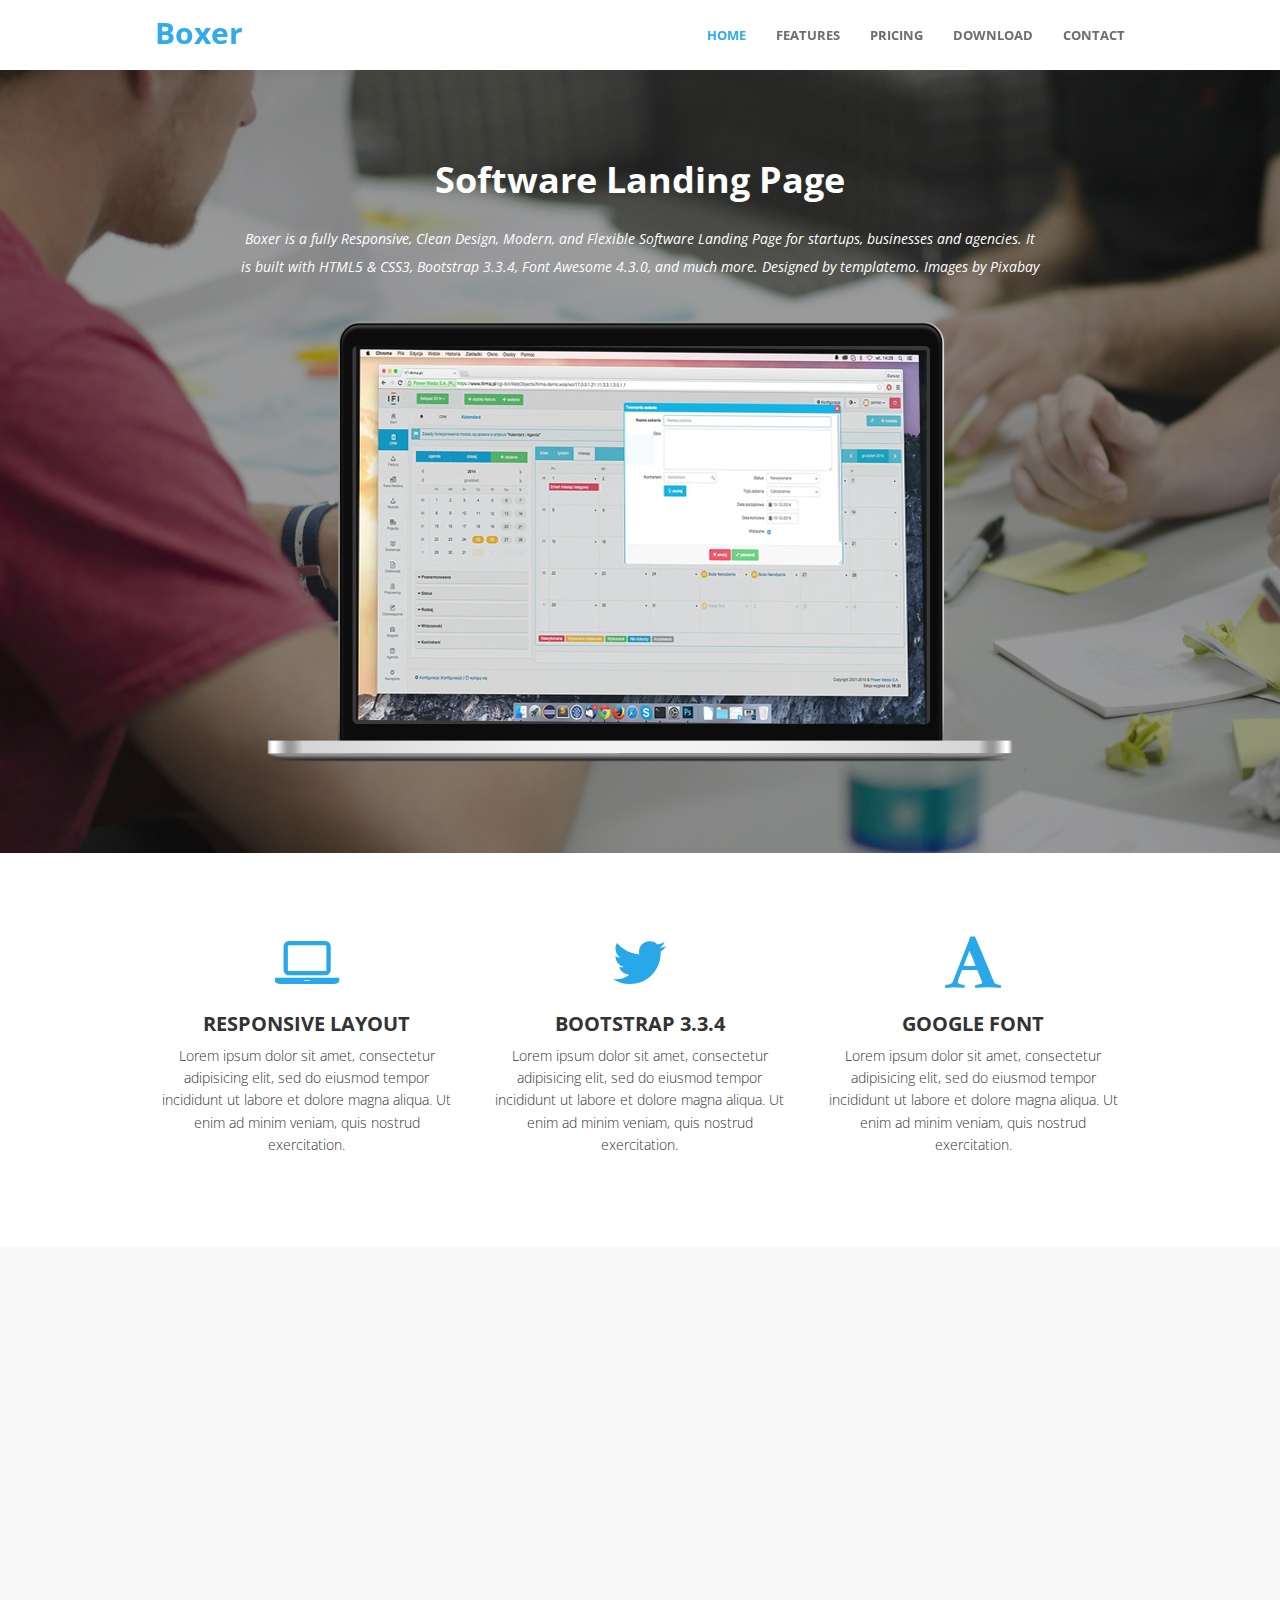
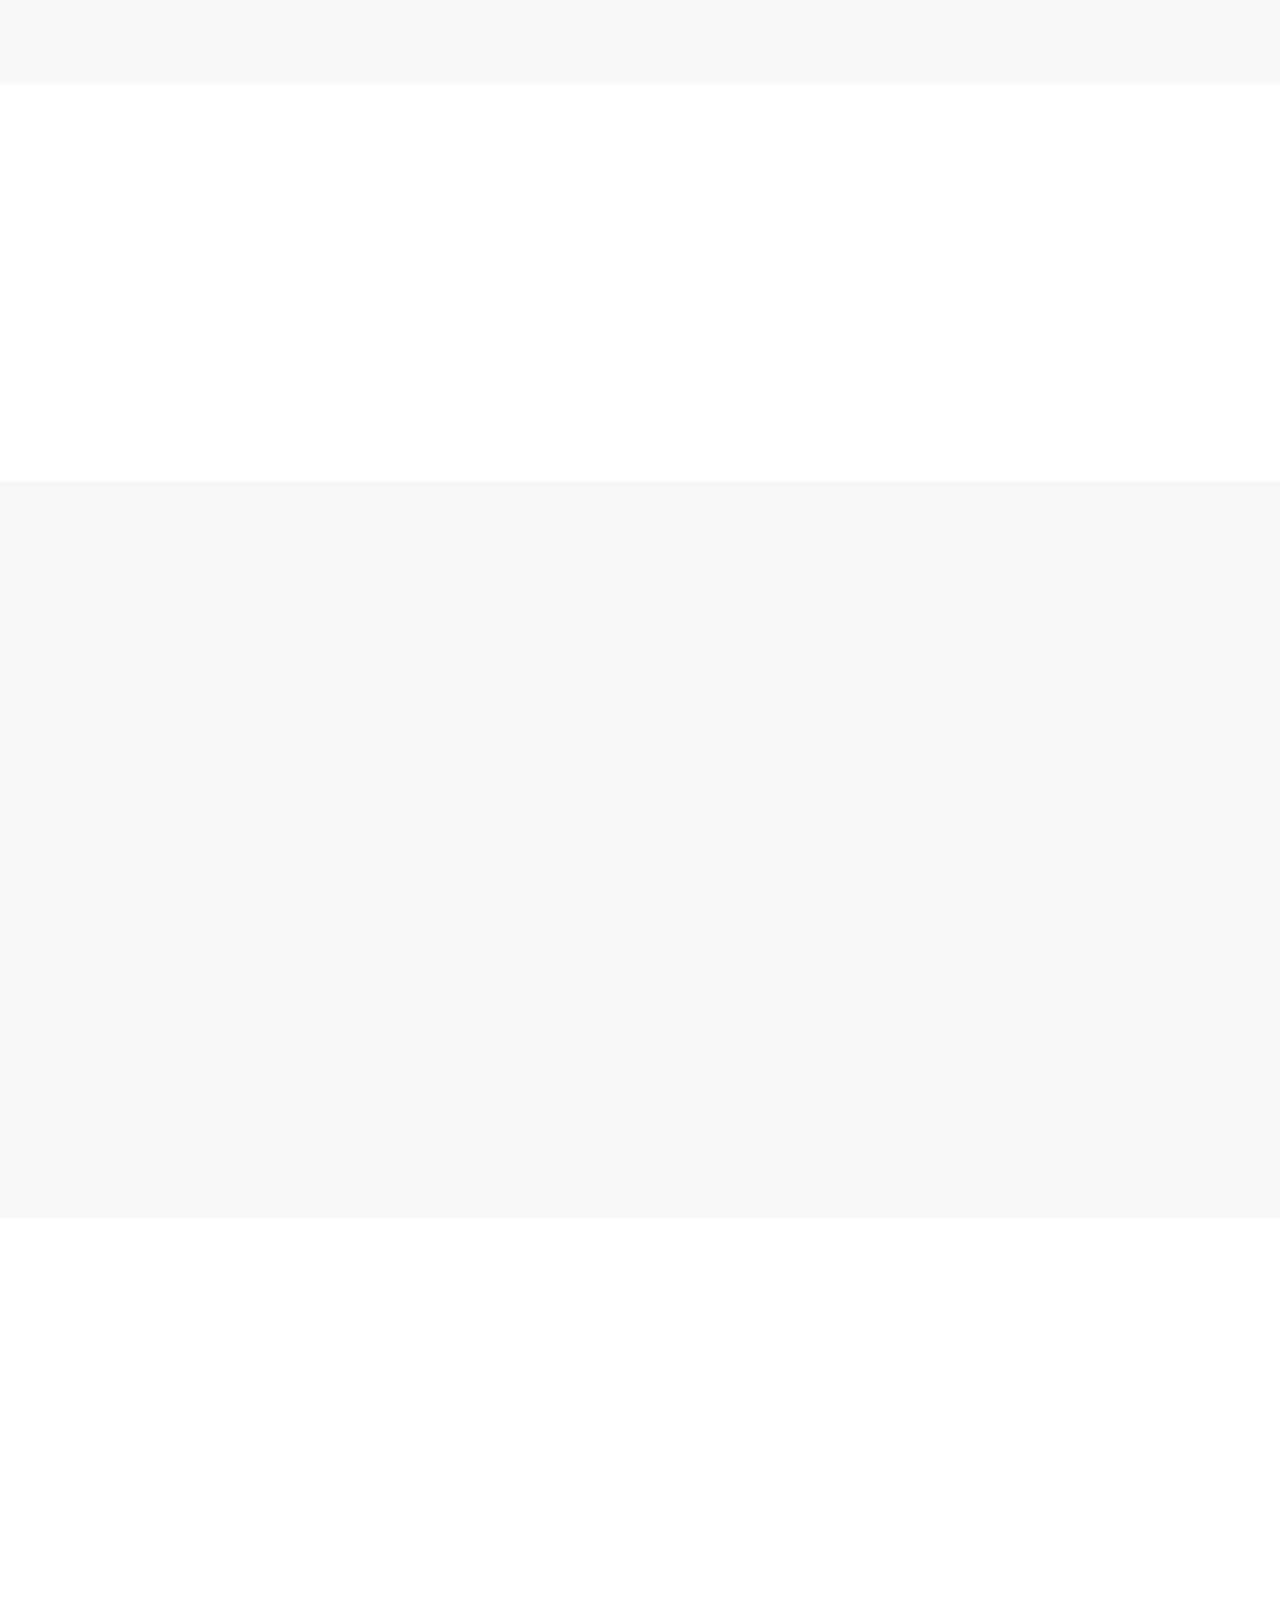
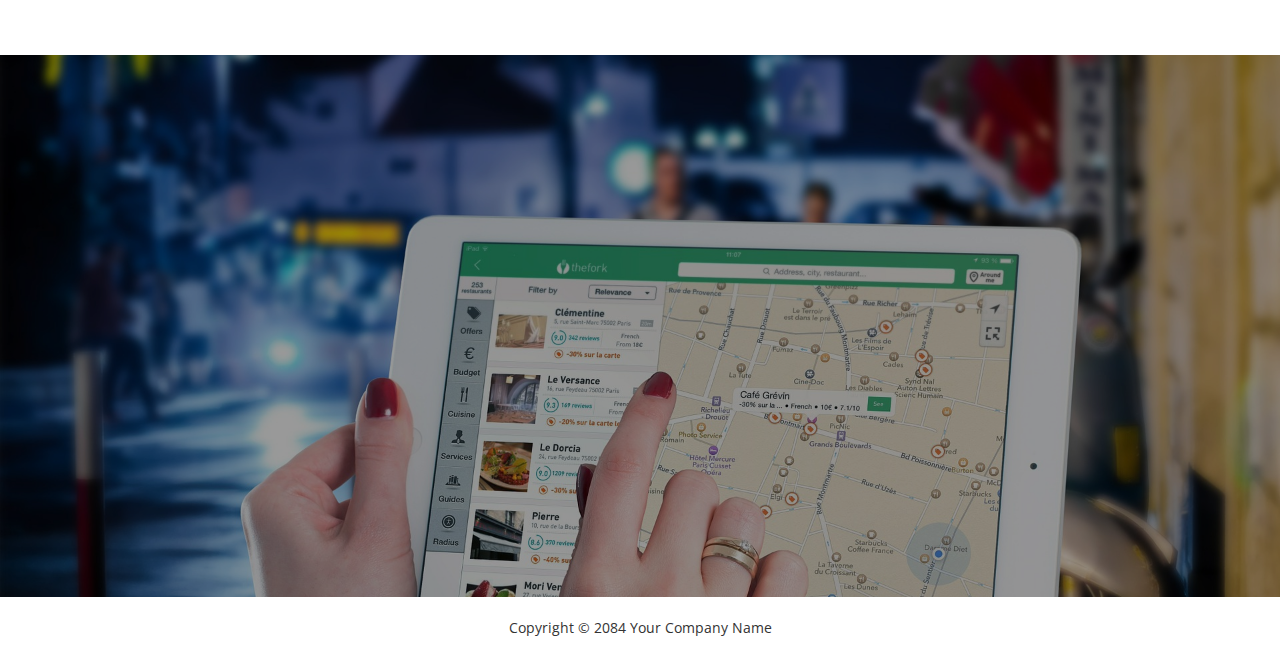
<file: index.html>
<!DOCTYPE html>
<html lang="en">
	<head>
    	<!-- 
    	Boxer Template
    	http://www.templatemo.com/tm-446-boxer
    	-->
		<meta charset="utf-8">
		<title>Boxer - Software Landing Page</title>
		<meta http-equiv="X-UA-Compatible" content="IE=Edge">
		<meta name="viewport" content="width=device-width, initial-scale=1">
		<meta name="keywords" content="">
		<meta name="description" content="">

		<!-- animate css -->
		<link rel="stylesheet" href="css/animate.min.css">
		<!-- bootstrap css -->
		<link rel="stylesheet" href="css/bootstrap.min.css">
		<!-- font-awesome -->
		<link rel="stylesheet" href="css/font-awesome.min.css">
		<!-- google font -->
		<link href='http://fonts.googleapis.com/css?family=Open+Sans:400,300,400italic,700,800' rel='stylesheet' type='text/css'>

		<!-- custom css -->
		<link rel="stylesheet" href="css/templatemo-style.css">

	</head>
	<body>
		<!-- start preloader -->
		<div class="preloader">
			<div class="sk-spinner sk-spinner-rotating-plane"></div>
    	 </div>
		<!-- end preloader -->
		<!-- start navigation -->
		<nav class="navbar navbar-default navbar-fixed-top templatemo-nav" role="navigation">
			<div class="container">
				<div class="navbar-header">
					<button class="navbar-toggle" data-toggle="collapse" data-target=".navbar-collapse">
						<span class="icon icon-bar"></span>
						<span class="icon icon-bar"></span>
						<span class="icon icon-bar"></span>
					</button>
					<a href="#" class="navbar-brand">Boxer</a>
				</div>
				<div class="collapse navbar-collapse">
					<ul class="nav navbar-nav navbar-right text-uppercase">
						<li><a href="#home">Home</a></li>
						<li><a href="#feature">Features</a></li>
						<li><a href="#pricing">Pricing</a></li>
						<li><a href="#download">Download</a></li>
						<li><a href="#contact">Contact</a></li>
					</ul>
				</div>
			</div>
		</nav>
		<!-- end navigation -->
		<!-- start home -->
		<section id="home">
			<div class="overlay">
				<div class="container">
					<div class="row">
						<div class="col-md-1"></div>
						<div class="col-md-10 wow fadeIn" data-wow-delay="0.3s">
							<h1 class="text-upper">Software Landing Page</h1>
							<p class="tm-white">Boxer is a fully Responsive, Clean Design, Modern, and Flexible Software Landing Page for startups, businesses and agencies. It is built with HTML5 &amp; CSS3, Bootstrap 3.3.4, Font Awesome 4.3.0, and much more. Designed by <a rel="nofollow" href="http://www.facebook.com/templatemo" target="_parent">templatemo</a>. Images by <a rel="nofollow" href="http://pixabay.com" target="_blank">Pixabay</a></p>
							<img src="images/software-img.png" class="img-responsive" alt="home img">
						</div>
						<div class="col-md-1"></div>
					</div>
				</div>
			</div>
		</section>
		<!-- end home -->
		<!-- start divider -->
		<section id="divider">
			<div class="container">
				<div class="row">
					<div class="col-md-4 wow fadeInUp templatemo-box" data-wow-delay="0.3s">
						<i class="fa fa-laptop"></i>
						<h3 class="text-uppercase">RESPONSIVE LAYOUT</h3>
						<p>Lorem ipsum dolor sit amet, consectetur adipisicing elit, sed do eiusmod tempor incididunt ut labore et dolore magna aliqua. Ut enim ad minim veniam, quis nostrud exercitation. </p>
					</div>
					<div class="col-md-4 wow fadeInUp templatemo-box" data-wow-delay="0.3s">
						<i class="fa fa-twitter"></i>
						<h3 class="text-uppercase">BOOTSTRAP 3.3.4</h3>
						<p>Lorem ipsum dolor sit amet, consectetur adipisicing elit, sed do eiusmod tempor incididunt ut labore et dolore magna aliqua. Ut enim ad minim veniam, quis nostrud exercitation. </p>
					</div>
					<div class="col-md-4 wow fadeInUp templatemo-box" data-wow-delay="0.3s">
						<i class="fa fa-font"></i>
						<h3 class="text-uppercase">GOOGLE FONT</h3>
						<p>Lorem ipsum dolor sit amet, consectetur adipisicing elit, sed do eiusmod tempor incididunt ut labore et dolore magna aliqua. Ut enim ad minim veniam, quis nostrud exercitation. </p>
					</div>
				</div>
			</div>
		</section>
		<!-- end divider -->

		<!-- start feature -->
		<section id="feature">
			<div class="container">
				<div class="row">
					<div class="col-md-6 wow fadeInLeft" data-wow-delay="0.6s">
						<h2 class="text-uppercase">Our Software Features</h2>
						<p>Lorem ipsum dolor sit amet, consectetur adipisicing elit, sed do eiusmod tempor incididunt ut labore et dolore magna aliqua.</p>
						<p><span><i class="fa fa-mobile"></i></span>Lorem ipsum dolor sit amet, consectetur adipisicing elit, sed do eiusmod tempor incididunt ut labore et dolore magna aliqua.</p>
						<p><i class="fa fa-code"></i>Quis autem velis reprehenderit et quis voluptate velit esse quam.</p>
					</div>
					<div class="col-md-6 wow fadeInRight" data-wow-delay="0.6s">
						<img src="images/software-img.png" class="img-responsive" alt="feature img">
					</div>
				</div>
			</div>
		</section>
		<!-- end feature -->

		<!-- start feature1 -->
		<section id="feature1">
			<div class="container">
				<div class="row">
					<div class="col-md-6 wow fadeInUp" data-wow-delay="0.6s">
						<img src="images/software-img.png" class="img-responsive" alt="feature img">
					</div>
					<div class="col-md-6 wow fadeInUp" data-wow-delay="0.6s">
						<h2 class="text-uppercase">More of Your Software</h2>
						<p>Lorem ipsum dolor sit amet, consectetur adipisicing elit, sed do eiusmod tempor incididunt ut labore et dolore magna aliqua.</p>
						<p><span><i class="fa fa-mobile"></i></span>Lorem ipsum dolor sit amet, consectetur adipisicing elit, sed do eiusmod tempor incididunt ut labore et dolore magna aliqua.</p>
						<p><i class="fa fa-code"></i>Quis autem velis reprehenderit et quis voluptate velit esse quam.</p>
					</div>
				</div>
			</div>
		</section>
		<!-- end feature1 -->

		<!-- start pricing -->
		<section id="pricing">
			<div class="container">
				<div class="row">
					<div class="col-md-12 wow bounceIn">
						<h2 class="text-uppercase">Our Pricing</h2>
					</div>
					<div class="col-md-4 wow fadeIn" data-wow-delay="0.6s">
						<div class="pricing text-uppercase">
							<div class="pricing-title">
								<h4>Basic Plan</h4>
								<p>$11</p>
								<small class="text-lowercase">monthly</small>
							</div>
							<ul>
								<li>6 GB Space</li>
								<li>600 GB Bandwidth</li>
								<li>60 More Themes</li>
								<li>Lifetime Support</li>
							</ul>
							<button class="btn btn-primary text-uppercase">Sign up</button>
						</div>
					</div>
					<div class="col-md-4 wow fadeIn" data-wow-delay="0.6s">
						<div class="pricing active text-uppercase">
							<div class="pricing-title">
								<h4>Business Plan</h4>
								<p>$22</p>
								<small class="text-lowercase">monthly</small>
							</div>
							<ul>
								<li>15 GB space</li>
								<li>1,500 GB Bandwidth</li>
								<li>150 More Themes</li>
								<li>Lifetime Support</li>
							</ul>
							<button class="btn btn-primary text-uppercase">Sign up</button>
						</div>
					</div>
					<div class="col-md-4 wow fadeIn" data-wow-delay="0.6s">
						<div class="pricing text-uppercase">
							<div class="pricing-title">
								<h4>Pro Plan</h4>
								<p>$33</p>
								<small class="text-lowercase">monthly</small>
							</div>
							<ul>
								<li>35 GB space</li>
								<li>3,500 GB bandwidth</li>
								<li>350 more themes</li>
								<li>Lifetime Support</li>
							</ul>
							<button class="btn btn-primary text-uppercase">Sign Up</button>
						</div>
					</div>
				</div>
			</div>
		</section>
		<!-- end pricing -->

		<!-- start download -->
		<section id="download">
			<div class="container">
				<div class="row">
					<div class="col-md-6 wow fadeInLeft" data-wow-delay="0.6s">
						<h2 class="text-uppercase">Download Our Software</h2>
						<p>Lorem ipsum dolor sit amet, consectetur adipisicing elit, sed do eiusmod tempor incididunt ut labore et dolore magna aliqua. Ut enim ad minim veniam, quis nostrud exercitation. </p>
						<button class="btn btn-primary text-uppercase"><i class="fa fa-download"></i> Download</button>
					</div>
					<div class="col-md-6 wow fadeInRight" data-wow-delay="0.6s">
						<img src="images/software-img.png" class="img-responsive" alt="feature img">
					</div>
				</div>
			</div>
		</section>
		<!-- end download -->

		<!-- start contact -->
		<section id="contact">
			<div class="overlay">
				<div class="container">
					<div class="row">
						<div class="col-md-6 wow fadeInUp" data-wow-delay="0.6s">
							<h2 class="text-uppercase">Contact Us</h2>
							<p>Lorem ipsum dolor sit amet, consectetur adipisicing elit, sed do eiusmod tempor incididunt ut labore et dolore magna aliqua. Ut enim ad minim veniam, quis nostrud exercitation. </p>
							<address>
								<p><i class="fa fa-map-marker"></i>36 Street Name, City Name, United States</p>
								<p><i class="fa fa-phone"></i> 010-010-0110 or 020-020-0220</p>
								<p><i class="fa fa-envelope-o"></i> info@company.com</p>
							</address>
						</div>
						<div class="col-md-6 wow fadeInUp" data-wow-delay="0.6s">
							<div class="contact-form">
								<form action="#" method="post">
									<div class="col-md-6">
										<input type="text" class="form-control" placeholder="Name">
									</div>
									<div class="col-md-6">
										<input type="email" class="form-control" placeholder="Email">
									</div>
									<div class="col-md-12">
										<input type="text" class="form-control" placeholder="Subject">
									</div>
									<div class="col-md-12">
										<textarea class="form-control" placeholder="Message" rows="4"></textarea>
									</div>
									<div class="col-md-8">
										<input type="submit" class="form-control text-uppercase" value="Send">
									</div>
								</form>
							</div>
						</div>
					</div>
				</div>
			</div>
		</section>
		<!-- end contact -->

		<!-- start footer -->
		<footer>
			<div class="container">
				<div class="row">
					<p>Copyright © 2084 Your Company Name</p>
				</div>
			</div>
		</footer>
		<!-- end footer -->
        
		<script src="js/jquery.js"></script>
		<script src="js/bootstrap.min.js"></script>
		<script src="js/wow.min.js"></script>
		<script src="js/jquery.singlePageNav.min.js"></script>
		<script src="js/custom.js"></script>
	</body>
</html>
</file>
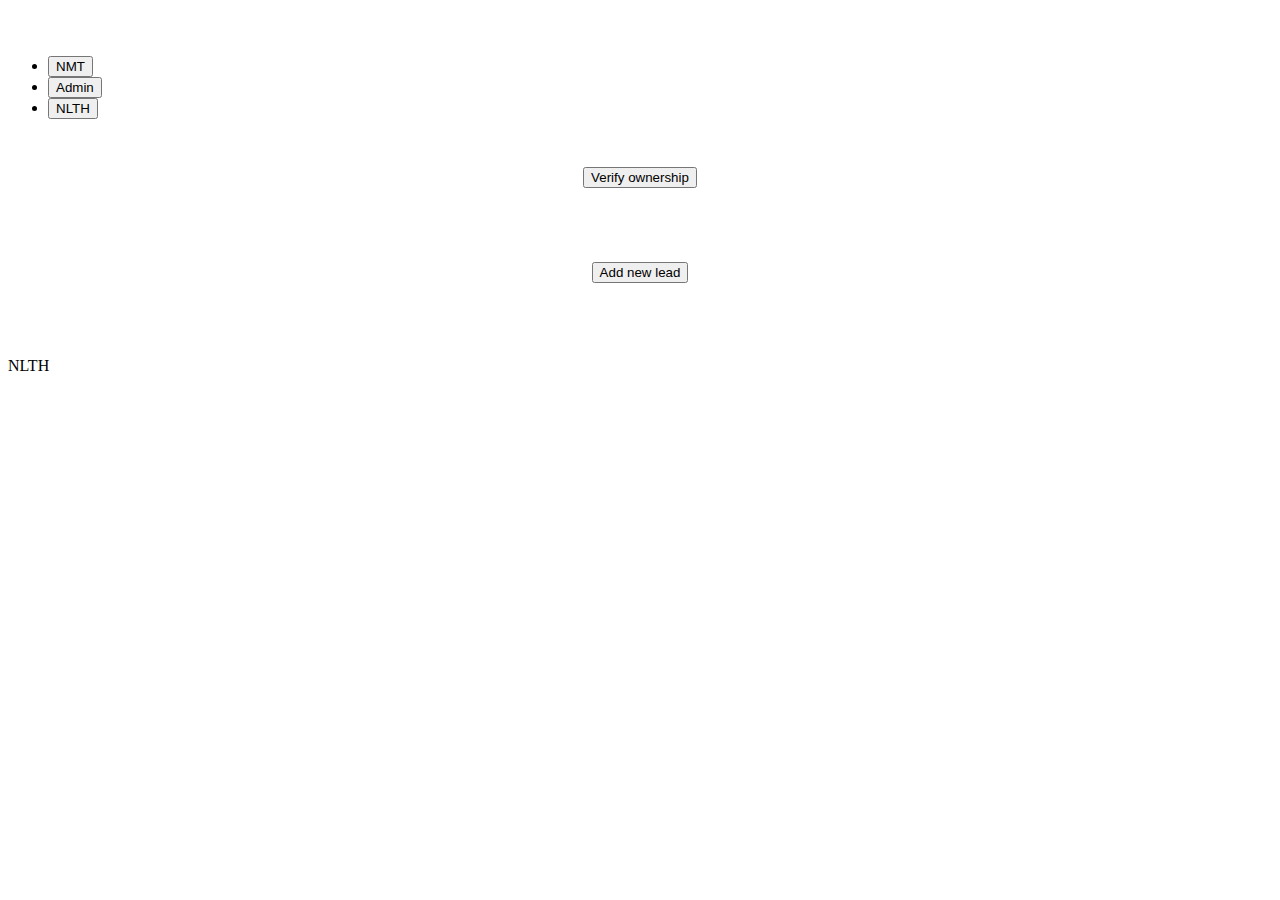
<file: aiq/api/index.html>
<html>
  <head>
    <script src="https://code.jquery.com/jquery-3.6.3.min.js" integrity="sha256-pvPw+upLPUjgMXY0G+8O0xUf+/Im1MZjXxxgOcBQBXU=" crossorigin="anonymous"></script>
    <script src="https://cdn.jsdelivr.net/npm/bootstrap@5.2.3/dist/js/bootstrap.bundle.min.js"></script>
    <link rel="stylesheet" href="https://cdn.jsdelivr.net/npm/bootstrap@5.2.3/dist/css/bootstrap.min.css" integrity="sha384-rbsA2VBKQhggwzxH7pPCaAqO46MgnOM80zW1RWuH61DGLwZJEdK2Kadq2F9CUG65" crossorigin="anonymous">
    <style>
      .lj-center {
        text-align: center;
      }
      .lj-line-spacing {
        height: 32px;
      }
      .lj-position-absolute {
        position: absolute;
       
      }
      .lj-max-width {
        max-width: 300px;
        width: fit-content;
      }
      .lj-center-div {
        margin-left: auto;
        margin-right: auto;
      }
      .lj-hidden {
        display: none;
      }
      .lj-margin-left-small {
        margin-left: 16px;
      }
    </style>   
  </head>
  <body>

    <div class="lj-line-spacing"></div>

    <!-- Navigation tabs -->
    <ul class="nav nav-tabs">
      <li class="nav-item">
        <button class="nav-link active" id="home-tab" data-bs-toggle="tab" data-bs-target="#nmt" type="button" role="tab" aria-controls="nmt" aria-selected="true">NMT</button>
      </li>
      <li class="nav-item">
         <button class="nav-link" id="profile-tab" data-bs-toggle="tab" data-bs-target="#admin" type="button" role="tab" aria-controls="admin" aria-selected="false">Admin</button>
      </li>
      <li class="nav-item">
         <button class="nav-link" id="profile-tab" data-bs-toggle="tab" data-bs-target="#nlth" type="button" role="tab" aria-controls="nlth" aria-selected="false">NLTH</button>
      </li>
    </ul>

    <!-- Tab content -->
    <div class="lj-line-spacing"></div>
    <div class="tab-content" id="myTabContent">
      <div class="tab-pane fade show active" id="nmt" role="tabpanel" aria-labelledby="nmt-tab">
        <div class="lj-center">
          <button id="verifyOwnershipBtn" type="button" class="btn btn-primary">Verify ownership</button>
          <div id="spinnerNmt" class="lj-margin-left-small spinner-border text-secondary lj-position-absolute lj-hidden" role="status">
            <span class="visually-hidden">Loading...</span>
          </div>
        </div>
        <br>
        <div class="lj-center-div lj-max-width">
          <pre id="responseNmt">
            
          </pre>
        </div>
      </div>
      <div class="tab-pane fade" id="admin" role="tabpanel" aria-labelledby="admin-tab">
        <div class="lj-center">
          <button id="addNewLeadBtn" type="button" class="btn btn-primary">Add new lead</button>
          <div id="spinnerAdmin" class="lj-margin-left-small spinner-border text-secondary lj-position-absolute lj-hidden" role="status">
            <span class="visually-hidden">Loading...</span>
          </div>
        </div>
        <br>
        <div class="lj-center-div lj-max-width">
          <pre id="responseAdmin">
            
          </pre>
        </div>
      </div>
      <div class="tab-pane fade" id="nlth" role="tabpanel" aria-labelledby="nlth-tab">NLTH</div>
    </div>

    <script src="api.js"></script>
  </body>
</html>
</file>
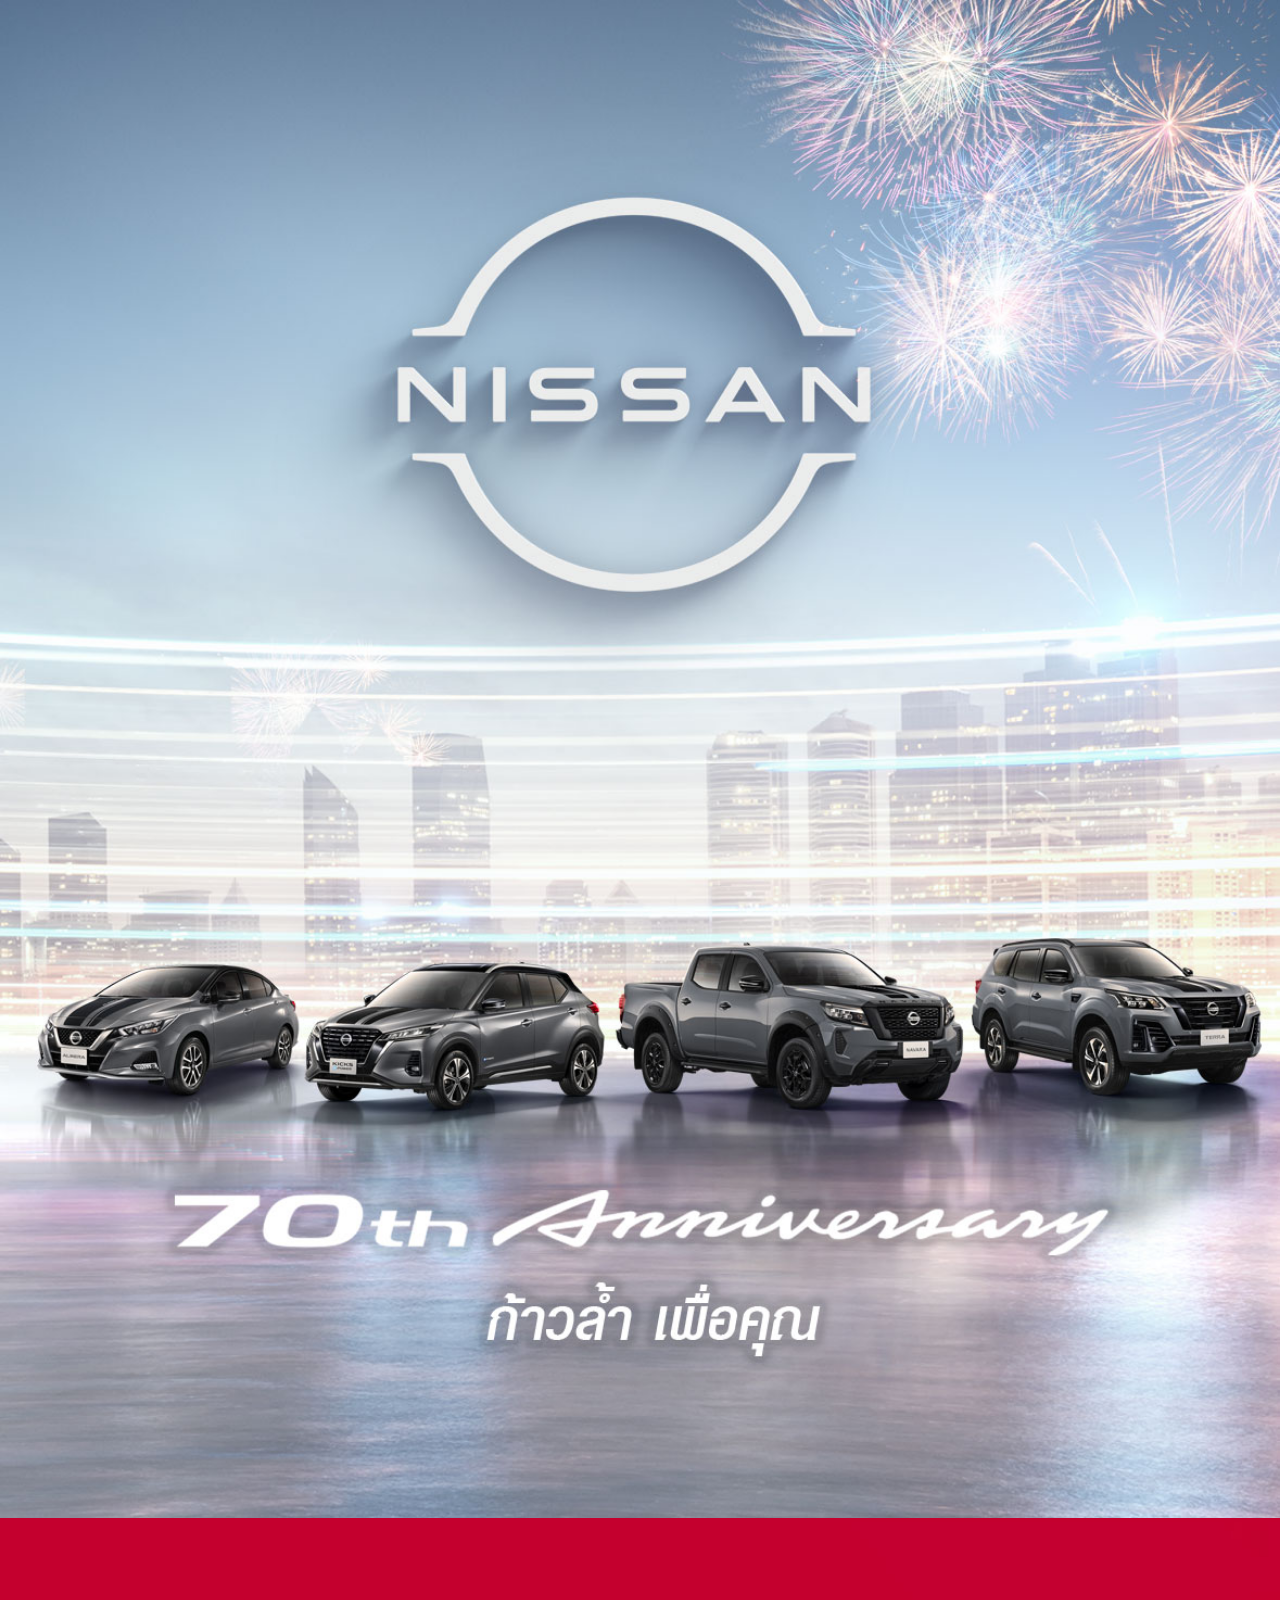
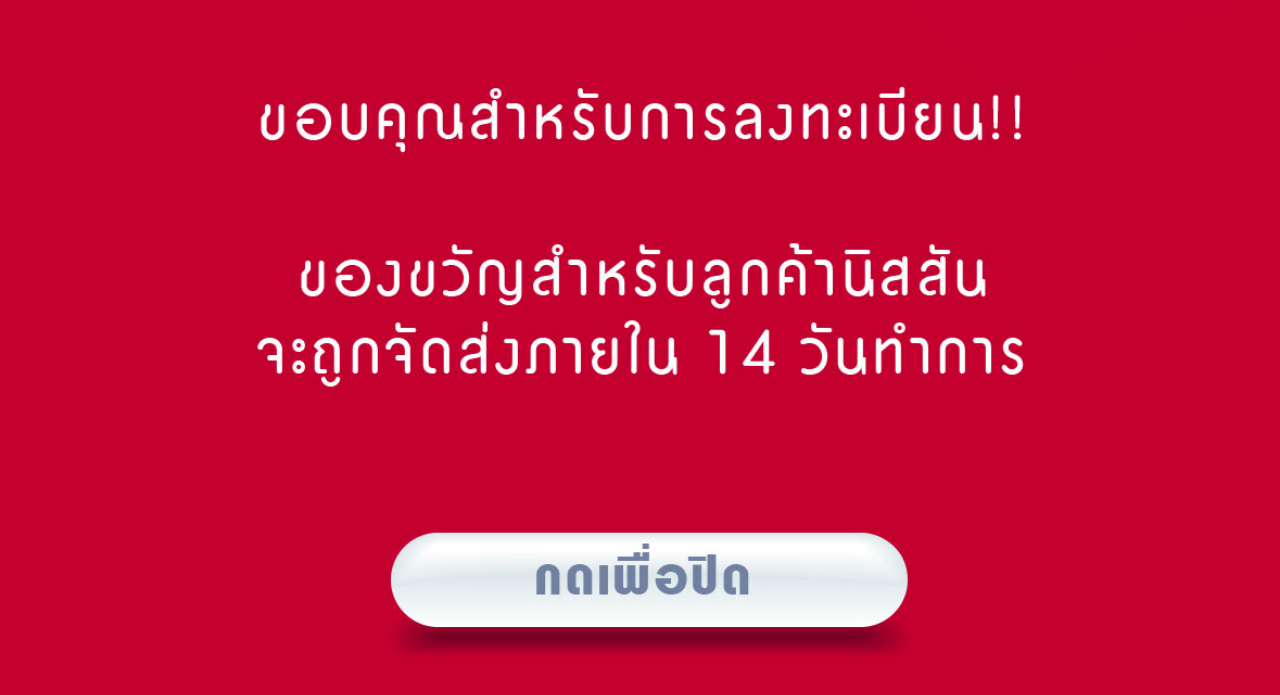
<file: aiq/gift/thankyou.html>
<!DOCTYPE html>
<html>
<head>
    <meta charset="utf-8">
    <meta name="viewport" content="width=device-width, initial-scale=1">
    <title>Thank You</title>
</head>
<body>
    <img src="images/thanks-top.jpg" alt="" class="img100" />
    <img src="images/thank-tx.jpg" alt="" class="img100" />
    <a href=""><img src="images/closebt.jpg" alt="" class="img100" /></a>

    <style>
    body {
        background: #c4002e;
        padding: 0;
        margin: 0;
    }
    .img100 {width: 100%;}
    .nissan-thankyou {
        color: #fff;
        text-align: center;
        width: 90%;
        margin: 0 auto;
    }
    .nissan-thankyou h4 {
        color: #fff;
        margin-bottom: 10px;
    }
    a {
        float: left;
        width: 100%;
    }
    </style>
</body>
</html>
</file>
<file: css/templatemo-style.css>
/*

Boxer Template

http://www.templatemo.com/tm-446-boxer

*/

body
    {
        background: #fff;
        font-family: 'Open Sans', sans-serif;
        font-weight: 300;
        position: relative;
        width: 100%;
        height: 100%;
        overflow-x: hidden;
    }
	
.tm-white a {
	color: #fff;
}

/* start h1 group */
h1 { 
    margin-top: 0;
    margin-bottom: 25px; 
}
h1,
h2,
h3,
h4
    {
        font-weight: bold;
    }
/* end h1 group */
p { line-height: 1.6em; }
/* img */
img
    {
        max-width: 100%;
        height: auto;
    }
/* img */

/* overlay */
.overlay 
    {
       width: 100%;
       height: 100%;
       background: rgba(0, 0, 0, 0.4);
       padding-top: 90px;
       padding-bottom: 90px;
    }  
/* over lay */

/* start page container */
@media (min-width: 768px) {
  .container {
    width: 700px;
  }
}
@media (min-width: 992px) {
  .container {
    width: 900px;
  }
}
@media (min-width: 1200px) {
  .container {
    width: 1000px;
  }
}
/* end page container */

/* start preloader */
.preloader
    {
        position: fixed;
        top: 0;
        left: 0;
        width: 100%;
        height: 100%;
        z-index: 99999;
        display: -webkit-flex;
        display: -ms-flexbox;
        display: flex;
        -webkit-flex-flow: row nowrap;
            -ms-flex-flow: row nowrap;
                flex-flow: row nowrap;
        /*justify-content: center;*/
        -webkit-align-items: center;
            -ms-flex-align: center;
                align-items: center;
        background: none repeat scroll 0 0 #fff;
    }
.sk-spinner-rotating-plane.sk-spinner 
    {
         width: 30px;
        height: 30px;
        background-color: #28a7e9;
         margin: 0 auto;
        -webkit-animation: sk-rotatePlane 1.2s infinite ease-in-out;
                animation: sk-rotatePlane 1.2s infinite ease-in-out;
     }

@-webkit-keyframes sk-rotatePlane {
  0% {
         -webkit-transform: perspective(120px) rotateX(0deg) rotateY(0deg);
                 transform: perspective(120px) rotateX(0deg) rotateY(0deg); }

  50% {
        -webkit-transform: perspective(120px) rotateX(-180.1deg) rotateY(0deg);
                transform: perspective(120px) rotateX(-180.1deg) rotateY(0deg); }

  100% {
            -webkit-transform: perspective(120px) rotateX(-180deg) rotateY(-179.9deg);
                    transform: perspective(120px) rotateX(-180deg) rotateY(-179.9deg); } }

@keyframes sk-rotatePlane {
  0% {
         -webkit-transform: perspective(120px) rotateX(0deg) rotateY(0deg);
                 transform: perspective(120px) rotateX(0deg) rotateY(0deg); }

  50% {
        -webkit-transform: perspective(120px) rotateX(-180.1deg) rotateY(0deg);
                transform: perspective(120px) rotateX(-180.1deg) rotateY(0deg); }

  100% {
            -webkit-transform: perspective(120px) rotateX(-180deg) rotateY(-179.9deg);
                    transform: perspective(120px) rotateX(-180deg) rotateY(-179.9deg); } }
/* end preloader */

/* start navigation */
.navbar-default
    {
        background: #fff;
        border: none;
        box-shadow: 0px 2px 8px 0px rgba(50, 50, 50, 0.08);
        margin: 0!important;
    }
.navbar-default .navbar-brand
    {
        color: #28a7e9;
        font-size: 30px;
        font-weight: bold;
        height: 70px;
        line-height: 35px;
    }
.navbar-default .nav li a
    {
        color: #666;
        font-size: 13px;
        font-weight: bold;
        height: 70px;
        line-height: 40px;
    }
.navbar-default .nav li a:hover,
.navbar-default .nav li a:focus,
.navbar-default .nav li a.current
    {
        color: #28a7e9;
    }

.navbar-default .navbar-toggle
    {
        border: none;
        padding-top: 20px;
    }
.navbar-default .navbar-toggle .icon-bar
    {
        background: #28a7e9;
        border-color: transparent;
    }
.navbar-default .navbar-toggle:hover,
.navbar-default .navbar-toggle:focus { background-color: transparent }
/* end navigation */

/* start home */       
#home
    {
    background: url('../images/home-bg.jpg') no-repeat;
    background-size: cover;
    color: #fff;
    margin-top: 70px;
    text-align: center;
    width: 100%;
    }
#home p
    {
        font-weight: 400;
        font-style: italic;
        line-height: 2em;
    }
#home img
    {
        display: inline-block;
        margin-top: 30px;
    }
/* end home */

/* start divider */
#divider
    {
        text-align: center;
        padding-top: 80px;
        padding-bottom: 80px;
    }
#divider .fa
    {
        color: #28a7e9;
        font-size: 60px;
    }
#divider h3
    {
        font-size: 20px;
    }
/* end divider */

/* start feature */
#feature
    {
        background: #f8f8f8;
        padding-top: 80px;
        padding-bottom: 80px;
    }
#feature p
    {
        padding-top: 10px;
    }
#feature span
    {
        float: left;
    }
#feature .fa
    {
        background: #28a7e9;
        border-radius: 50%;
        color: #fff;
        display: inline-block;
        width: 40px;
        height: 40px;
        line-height: 40px;
        text-align: center;
        margin-right: 20px;
    }
/* end feature */

/* start feature1 */
#feature1
    {
        padding-top: 60px;
        padding-bottom: 60px;
    }
#feature1 p
    {
        padding-top: 10px;
    }
#feature1 span
    {
        float: left;
    }
#feature1 .fa
    {
        background: #28a7e9;
        border-radius: 50%;
        color: #fff;
        display: inline-block;
        width: 40px;
        height: 40px;
        line-height: 40px;
        text-align: center;
        margin-right: 20px;
    }
/* end feature1 */

/* start pricing */
#pricing
    {
        background: #f8f8f8;
        text-align: center;
        padding-top: 80px;
        padding-bottom: 80px;
    }
#pricing h2
    {
        padding-bottom: 60px;
    }
#pricing .pricing
    {
        background: #fff;
    }
#pricing .active
    {
        position: relative;
        bottom: 20px;
    }
#pricing .pricing .pricing-title
    {
        background: #28a7e9;
        color: #fff;
        font-weight: bold;
        padding: 30px;
    }
#pricing .pricing .pricing-title p
    {
        font-size: 20px;
    }
#pricing .pricing ul
    {
        padding: 0;
        margin: 0;
    }
#pricing .pricing ul li
    {
        display: block;
        list-style: none;
        padding: 16px;
    }
#pricing .pricing .btn
    {
        background: transparent;
        border: 1px solid #28a7e9;
        border-radius: 0px;
        color: #28a7e9;
        font-weight: bold;
        padding-right: 40px;
        padding-left: 40px;
        margin-top: 20px;
        margin-bottom: 30px;
        transition: all 0.3s ease;
    }
#pricing .pricing .btn:hover {
    background: #28a7e9;
    color: #fff;
}
/* end pricing */

/* start download */
#download
    {
        padding-top: 80px;
        padding-bottom: 80px;
    }
#download h2
    {
        padding-bottom: 20px;
    }
#download .btn
    {
        border-radius: 0px;
        font-weight: bold;
        margin-top: 20px;
        padding: 10px 40px 10px 40px;
    }
/* end download */

/* start contact */
#contact
    {
        background: url('../images/contact-bg.jpg') no-repeat;
        background-size: cover;
        color: #fff;
    }
#contact h2
    {
        padding-bottom: 10px;
    }
#contact address
    {
        padding-top: 20px;
    }
#contact address .fa
    {
        background: #28a7e9;
        border-radius: 50%;
        width: 40px;
        height: 40px;
        line-height: 40px;
        text-align: center;
        margin-top: 6px;
        margin-right: 10px;
    }
#contact .contact-form
    {
        padding-top: 40px;
    }
#contact .form-control
    {
        border: none;
        border-radius: 0px;
        box-shadow: none;
        margin-bottom: 20px;
    }
#contact input
    {
        height: 50px;
    }
#contact input[type="submit"]
    {
        background: #28a7e9;
        color: #fff;
        font-weight: bold;
        transition: all 0.3s ease;
    }
#contact input[type="submit"]:hover {
    background: #107DB6;
}
/* end contact */

/* start footer */
footer
    {
        background: #fff;
        font-weight: 400;
        text-align: center;
        padding: 20px;
    }
/* end footer */

@media screen and ( max-width: 991px ) {
    .templatemo-box {
        margin-bottom: 30px;
    }
    #pricing .active {
        bottom: 0;
    }
    .pricing {
        margin-bottom: 20px;
    }
    #feature img, #download img {
        margin-top: 30px;
    }
    #feature1 img {
        margin-bottom: 30px;
    }
}
@media screen and ( max-width: 767px ) {
    .navbar-default .nav li a {
        height: auto;
        line-height: 2em;
    }
    #feature, #pricing, #download {
        padding-top: 20px;
        padding-bottom: 40px;
    }
    #contact .overlay {
        padding-top: 40px;
    }
}
/* start media 360 */
@media screen and ( max-width: 360px ){
    .pricing
        {
            padding-bottom: 40px;
        }
}
/* end media 360 */
</file>
